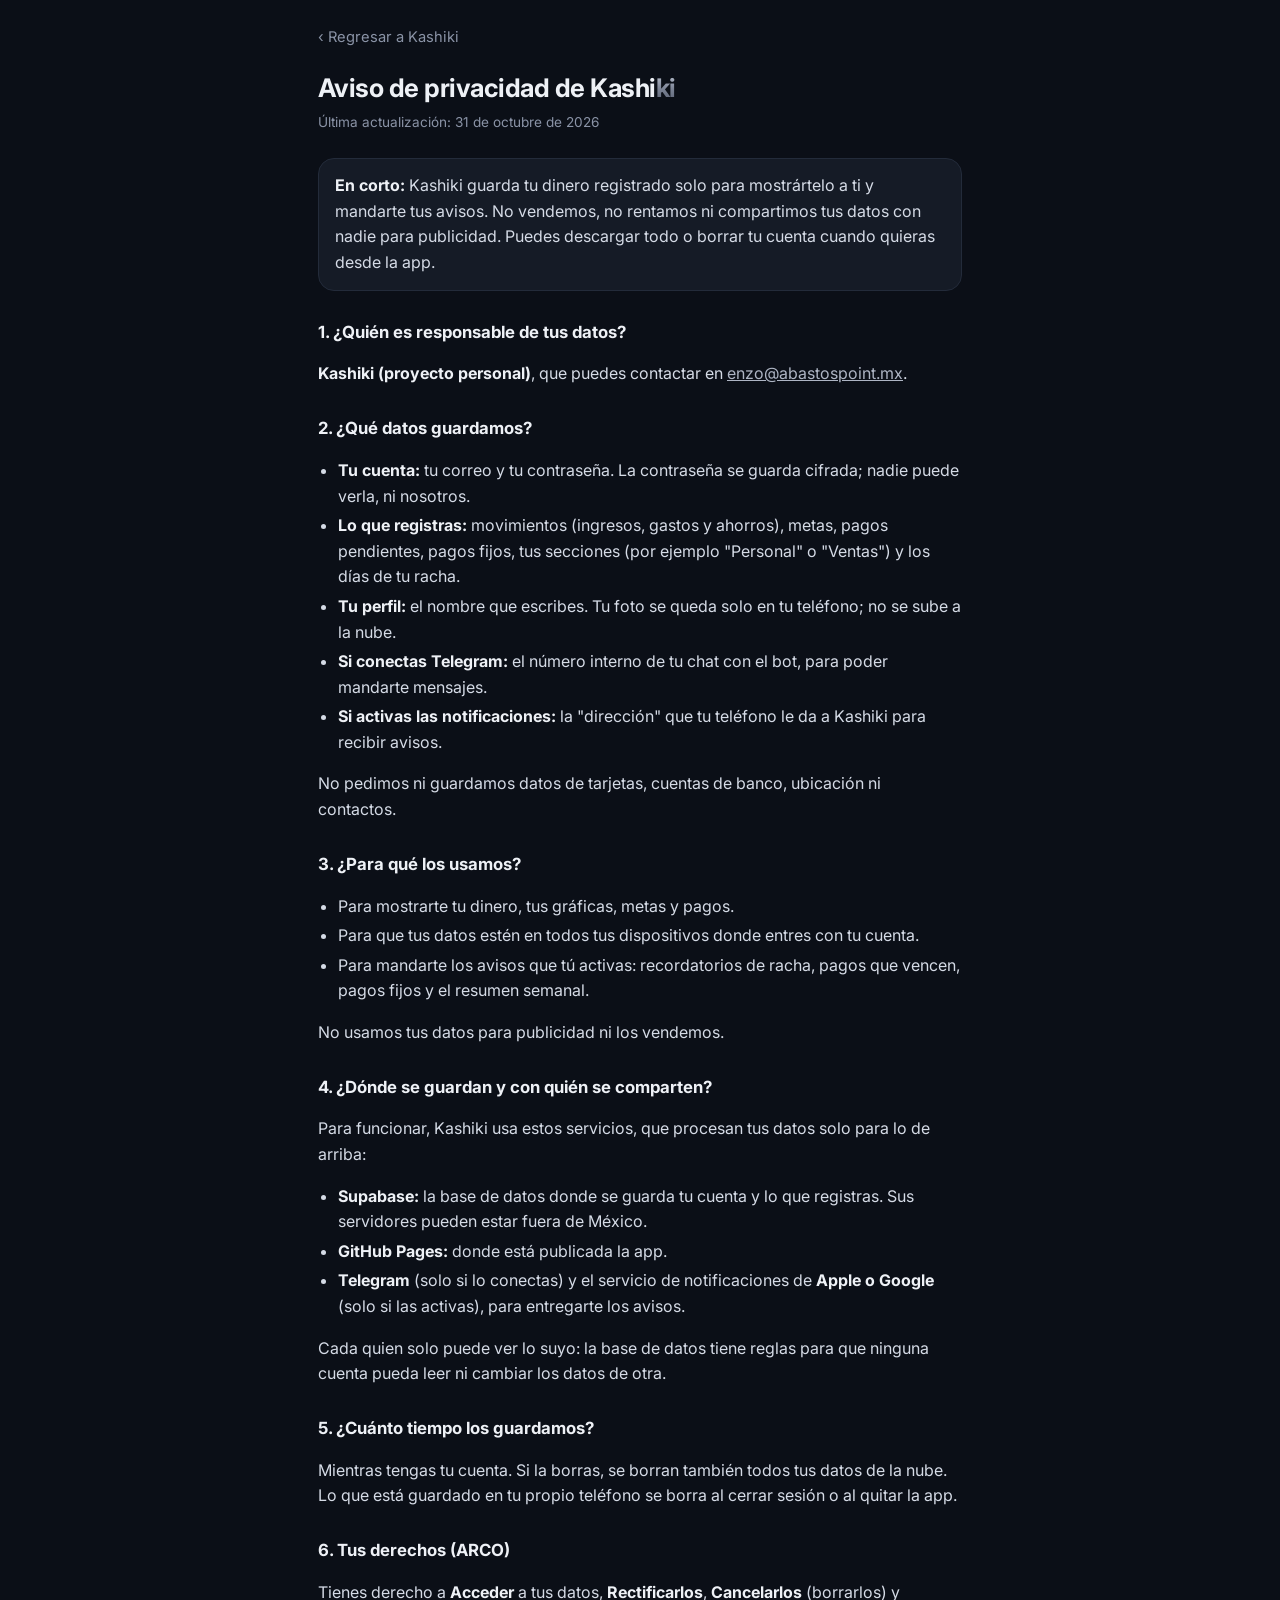
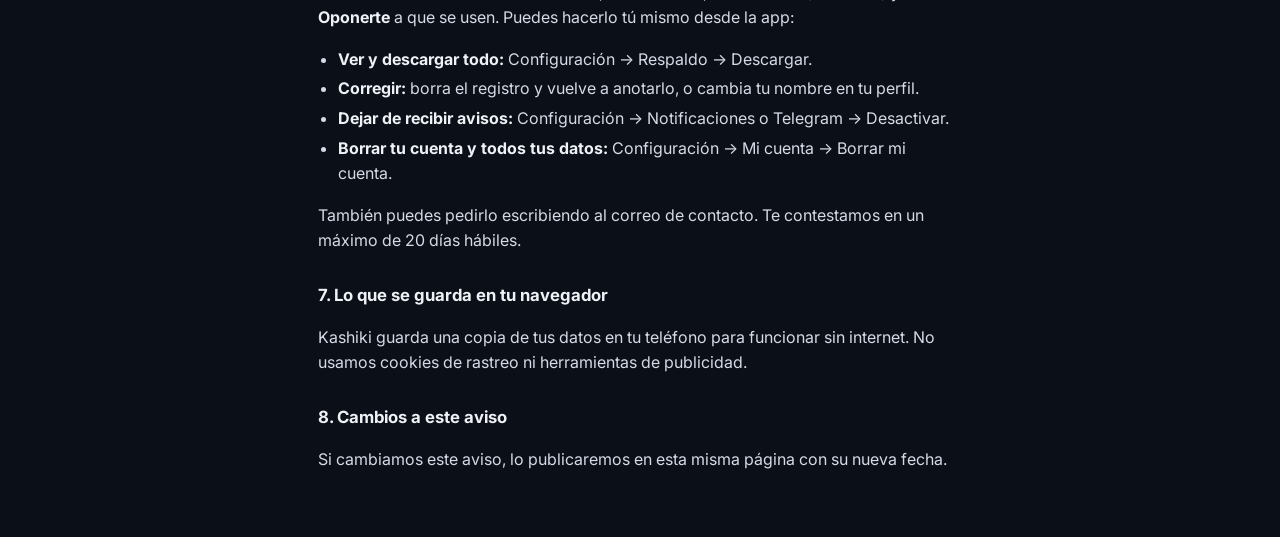
<file: privacidad.html>
<!doctype html>
<html lang="es">
<head>
  <meta charset="utf-8">
  <meta name="viewport" content="width=device-width, initial-scale=1, viewport-fit=cover">
  <meta name="theme-color" content="#0B0F17">
  <title>Aviso de privacidad · Kashiki</title>
  <link rel="icon" href="icon-192.png">
  <link rel="preconnect" href="https://fonts.googleapis.com">
  <link rel="stylesheet" href="https://fonts.googleapis.com/css2?family=Inter:wght@400;500;600;700&display=swap">
  <style>
    :root { --fondo: #0B0F17; --tarjeta: #151B26; --linea: #232B3A; --texto: #EEF1F6; --suave: #8A93A6; --acento: #E4E7EE; --acento-2: #AEB5C4; color-scheme: dark; }
    * { box-sizing: border-box; }
    body { margin: 0; background: var(--fondo); color: var(--texto); font: 16px/1.6 Inter, system-ui, -apple-system, "Segoe UI", sans-serif; }
    main { max-width: 680px; margin: 0 auto; padding: calc(24px + env(safe-area-inset-top)) 18px calc(48px + env(safe-area-inset-bottom)); }
    .volver { display: inline-flex; align-items: center; gap: 6px; color: var(--suave); text-decoration: none; font-size: 0.92rem; margin-bottom: 18px; }
    h1 { font-size: 1.6rem; margin: 0 0 4px; letter-spacing: -0.02em; }
    h1 span { background: linear-gradient(180deg, #C3C9D6 0%, #7A8294 55%, #5B6273 100%); -webkit-background-clip: text; background-clip: text; color: transparent; }
    .fecha { color: var(--suave); font-size: 0.85rem; margin: 0 0 24px; }
    h2 { font-size: 1.05rem; margin: 28px 0 8px; }
    p, li { color: #D5DBE6; }
    ul { padding-left: 20px; }
    li { margin: 4px 0; }
    .resumen { background: var(--tarjeta); border: 1px solid var(--linea); border-radius: 16px; padding: 14px 16px; }
    .resumen p { margin: 0; }
    a { color: var(--acento-2); }
    strong { color: var(--texto); }
  </style>
</head>
<body>
  <main>
    <a class="volver" href="./">‹ Regresar a Kashiki</a>
    <h1>Aviso de privacidad de Kashi<span>ki</span></h1>
    <p class="fecha">Última actualización: 31 de octubre de 2026</p>

    <div class="resumen">
      <p><strong>En corto:</strong> Kashiki guarda tu dinero registrado solo para mostrártelo a ti y mandarte tus avisos. No vendemos, no rentamos ni compartimos tus datos con nadie para publicidad. Puedes descargar todo o borrar tu cuenta cuando quieras desde la app.</p>
    </div>

    <h2>1. ¿Quién es responsable de tus datos?</h2>
    <p><strong id="responsable">Kashiki (proyecto personal)</strong>, que puedes contactar en <a id="correo-contacto" href="mailto:enzo@abastospoint.mx">enzo@abastospoint.mx</a>.</p>

    <h2>2. ¿Qué datos guardamos?</h2>
    <ul>
      <li><strong>Tu cuenta:</strong> tu correo y tu contraseña. La contraseña se guarda cifrada; nadie puede verla, ni nosotros.</li>
      <li><strong>Lo que registras:</strong> movimientos (ingresos, gastos y ahorros), metas, pagos pendientes, pagos fijos, tus secciones (por ejemplo "Personal" o "Ventas") y los días de tu racha.</li>
      <li><strong>Tu perfil:</strong> el nombre que escribes. Tu foto se queda solo en tu teléfono; no se sube a la nube.</li>
      <li><strong>Si conectas Telegram:</strong> el número interno de tu chat con el bot, para poder mandarte mensajes.</li>
      <li><strong>Si activas las notificaciones:</strong> la "dirección" que tu teléfono le da a Kashiki para recibir avisos.</li>
    </ul>
    <p>No pedimos ni guardamos datos de tarjetas, cuentas de banco, ubicación ni contactos.</p>

    <h2>3. ¿Para qué los usamos?</h2>
    <ul>
      <li>Para mostrarte tu dinero, tus gráficas, metas y pagos.</li>
      <li>Para que tus datos estén en todos tus dispositivos donde entres con tu cuenta.</li>
      <li>Para mandarte los avisos que tú activas: recordatorios de racha, pagos que vencen, pagos fijos y el resumen semanal.</li>
    </ul>
    <p>No usamos tus datos para publicidad ni los vendemos.</p>

    <h2>4. ¿Dónde se guardan y con quién se comparten?</h2>
    <p>Para funcionar, Kashiki usa estos servicios, que procesan tus datos solo para lo de arriba:</p>
    <ul>
      <li><strong>Supabase:</strong> la base de datos donde se guarda tu cuenta y lo que registras. Sus servidores pueden estar fuera de México.</li>
      <li><strong>GitHub Pages:</strong> donde está publicada la app.</li>
      <li><strong>Telegram</strong> (solo si lo conectas) y el servicio de notificaciones de <strong>Apple o Google</strong> (solo si las activas), para entregarte los avisos.</li>
    </ul>
    <p>Cada quien solo puede ver lo suyo: la base de datos tiene reglas para que ninguna cuenta pueda leer ni cambiar los datos de otra.</p>

    <h2>5. ¿Cuánto tiempo los guardamos?</h2>
    <p>Mientras tengas tu cuenta. Si la borras, se borran también todos tus datos de la nube. Lo que está guardado en tu propio teléfono se borra al cerrar sesión o al quitar la app.</p>

    <h2>6. Tus derechos (ARCO)</h2>
    <p>Tienes derecho a <strong>Acceder</strong> a tus datos, <strong>Rectificarlos</strong>, <strong>Cancelarlos</strong> (borrarlos) y <strong>Oponerte</strong> a que se usen. Puedes hacerlo tú mismo desde la app:</p>
    <ul>
      <li><strong>Ver y descargar todo:</strong> Configuración → Respaldo → Descargar.</li>
      <li><strong>Corregir:</strong> borra el registro y vuelve a anotarlo, o cambia tu nombre en tu perfil.</li>
      <li><strong>Dejar de recibir avisos:</strong> Configuración → Notificaciones o Telegram → Desactivar.</li>
      <li><strong>Borrar tu cuenta y todos tus datos:</strong> Configuración → Mi cuenta → Borrar mi cuenta.</li>
    </ul>
    <p>También puedes pedirlo escribiendo al correo de contacto. Te contestamos en un máximo de 20 días hábiles.</p>

    <h2>7. Lo que se guarda en tu navegador</h2>
    <p>Kashiki guarda una copia de tus datos en tu teléfono para funcionar sin internet. No usamos cookies de rastreo ni herramientas de publicidad.</p>

    <h2>8. Cambios a este aviso</h2>
    <p>Si cambiamos este aviso, lo publicaremos en esta misma página con su nueva fecha.</p>
  </main>
</body>
</html>
</file>
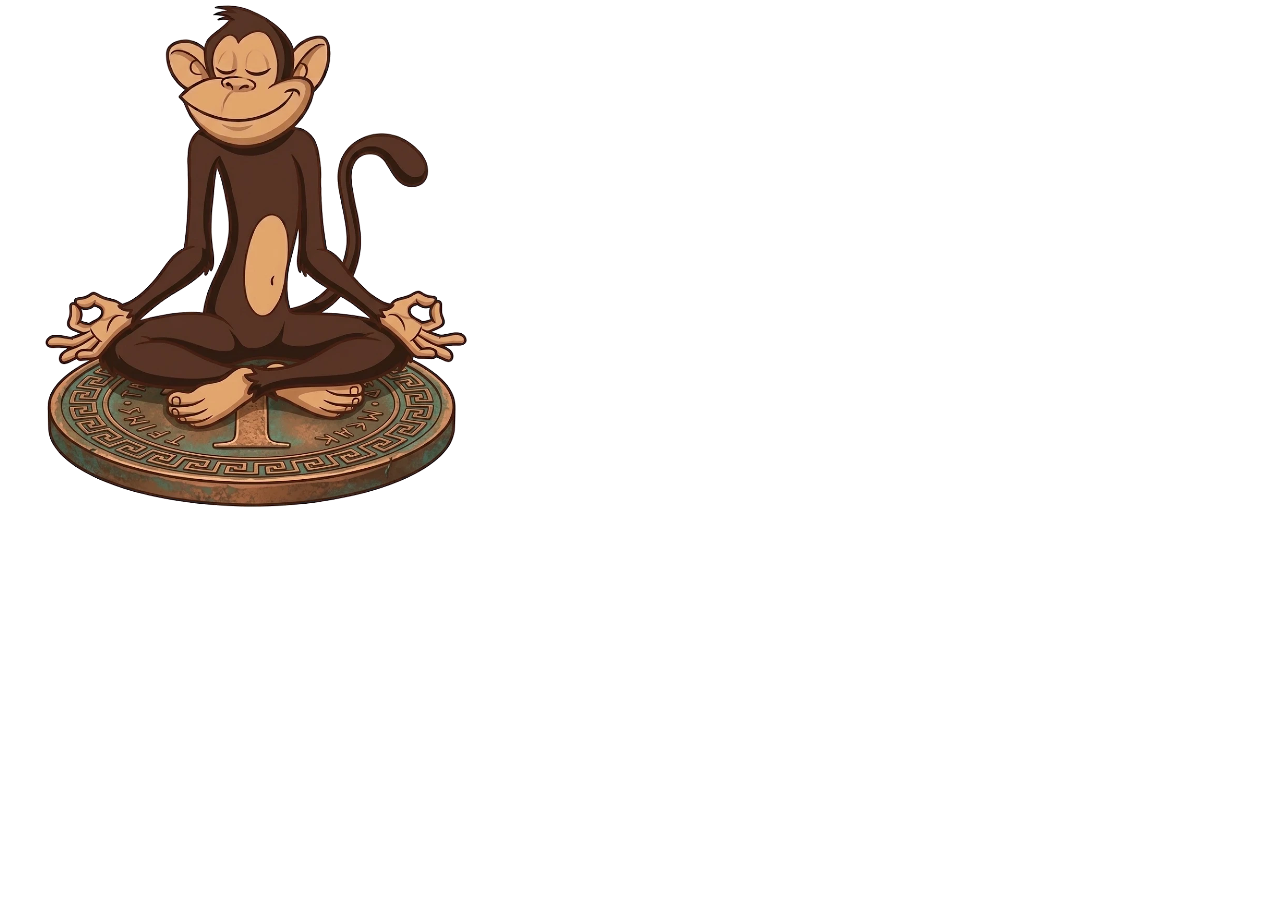
<file: marca/exportar.html>
<!doctype html>
<html><head><meta charset="utf-8"><style>html,body{margin:0;background:transparent;overflow:hidden}canvas{display:block}</style></head>
<body>
<!-- Genera las imágenes de la app con una captura de Edge:
     ?que=mascota&lado=600  → la mascota sin fondo, centrada en un cuadro transparente
     ?que=icono&lado=512    → el ícono de la app -->
<canvas id="c"></canvas>
<script src="recorte.js"></script>
<script>
  const p = new URLSearchParams(location.search);
  const lado = Number(p.get('lado') || 512);
  const imagen = new Image();
  imagen.onload = () => {
    const recorte = sinFondo(imagen);
    const c = document.getElementById('c');
    c.width = c.height = lado;
    c.style.width = c.style.height = lado + 'px';
    if (p.get('que') === 'icono') {
      c.getContext('2d').drawImage(icono(recorte, lado), 0, 0);
      return;
    }
    // Recorta lo transparente y centra la mascota.
    const g = recorte.getContext('2d'), d = g.getImageData(0, 0, recorte.width, recorte.height).data;
    let x0 = recorte.width, y0 = recorte.height, x1 = 0, y1 = 0;
    for (let y = 0; y < recorte.height; y++) for (let x = 0; x < recorte.width; x++) {
      if (d[(y * recorte.width + x) * 4 + 3] > 10) { x0 = Math.min(x0, x); x1 = Math.max(x1, x); y0 = Math.min(y0, y); y1 = Math.max(y1, y); }
    }
    const w = x1 - x0 + 1, h = y1 - y0 + 1, escala = (lado * 0.98) / Math.max(w, h);
    const cg = c.getContext('2d');
    cg.imageSmoothingQuality = 'high';
    cg.drawImage(recorte, x0, y0, w, h, (lado - w * escala) / 2, (lado - h * escala) / 2, w * escala, h * escala);
  };
  imagen.src = p.get('src') || 'opcion-4.webp';
</script>
</body></html>
</file>
